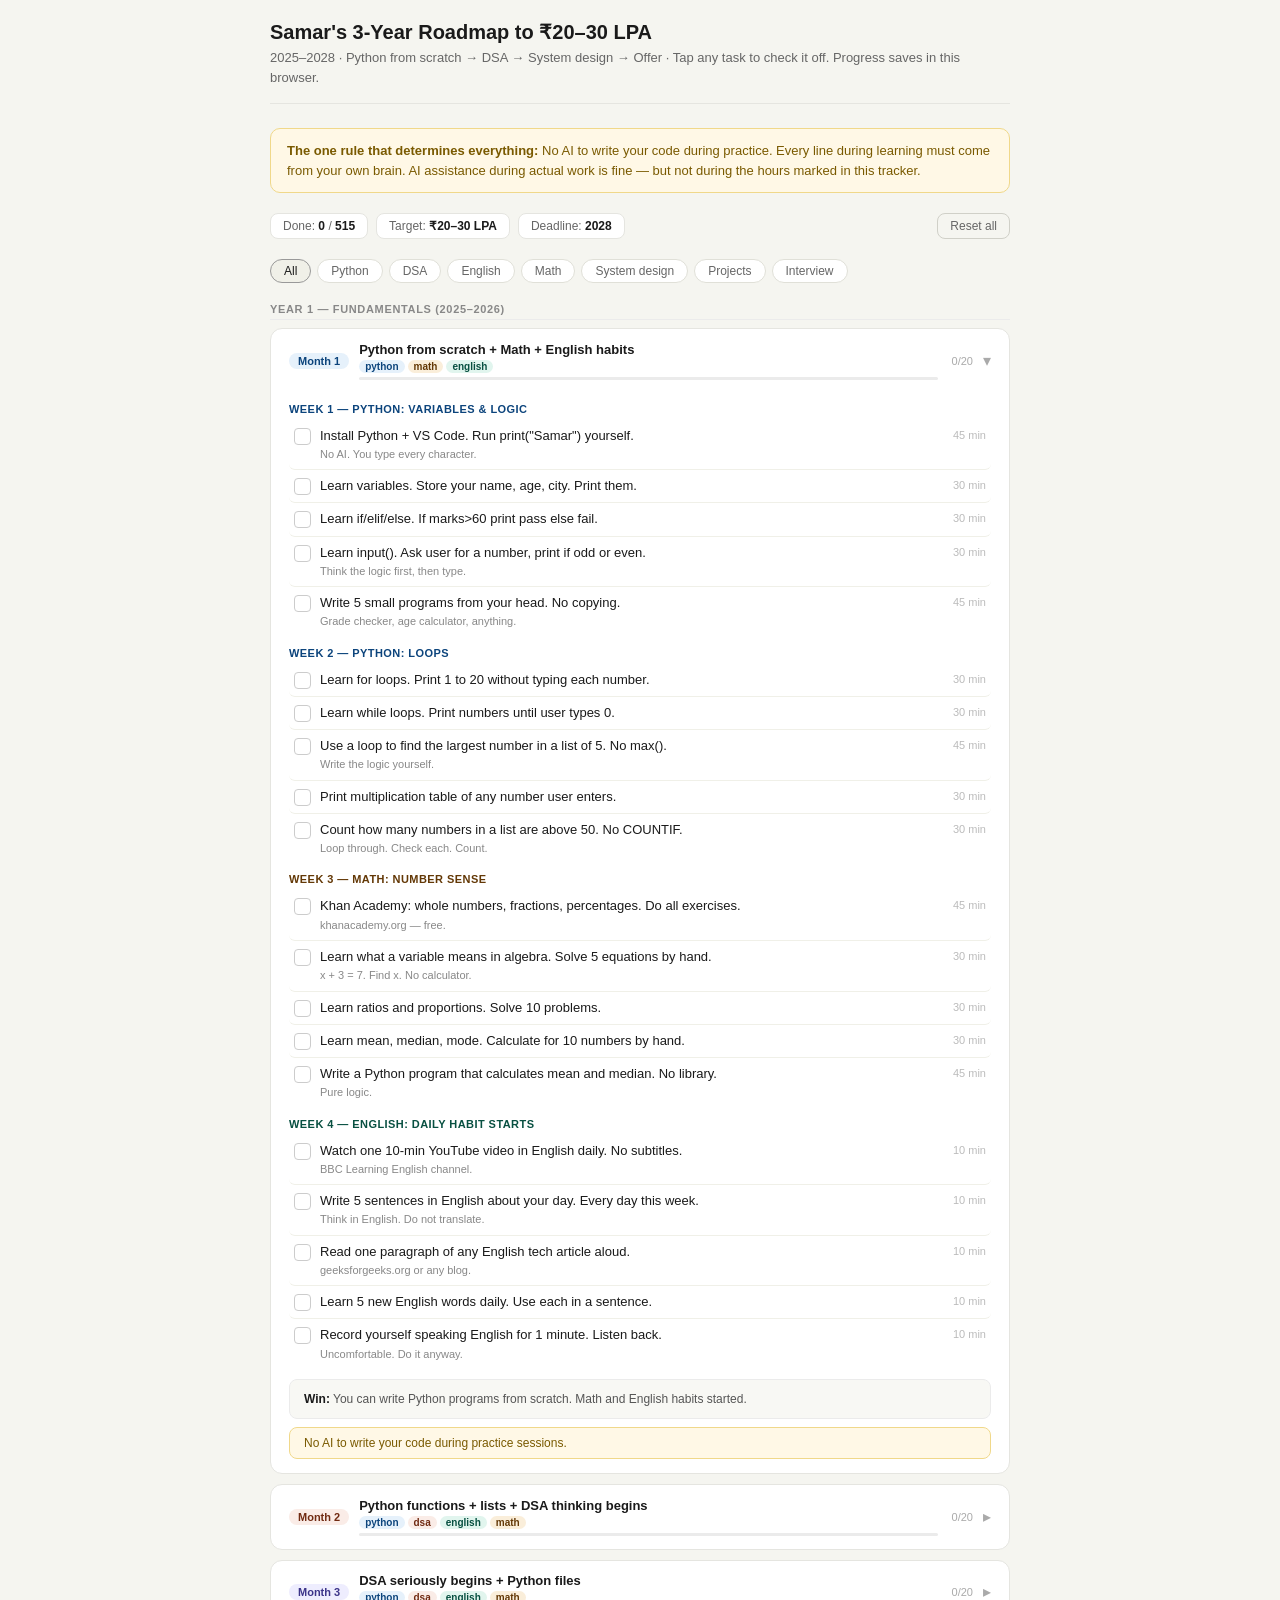
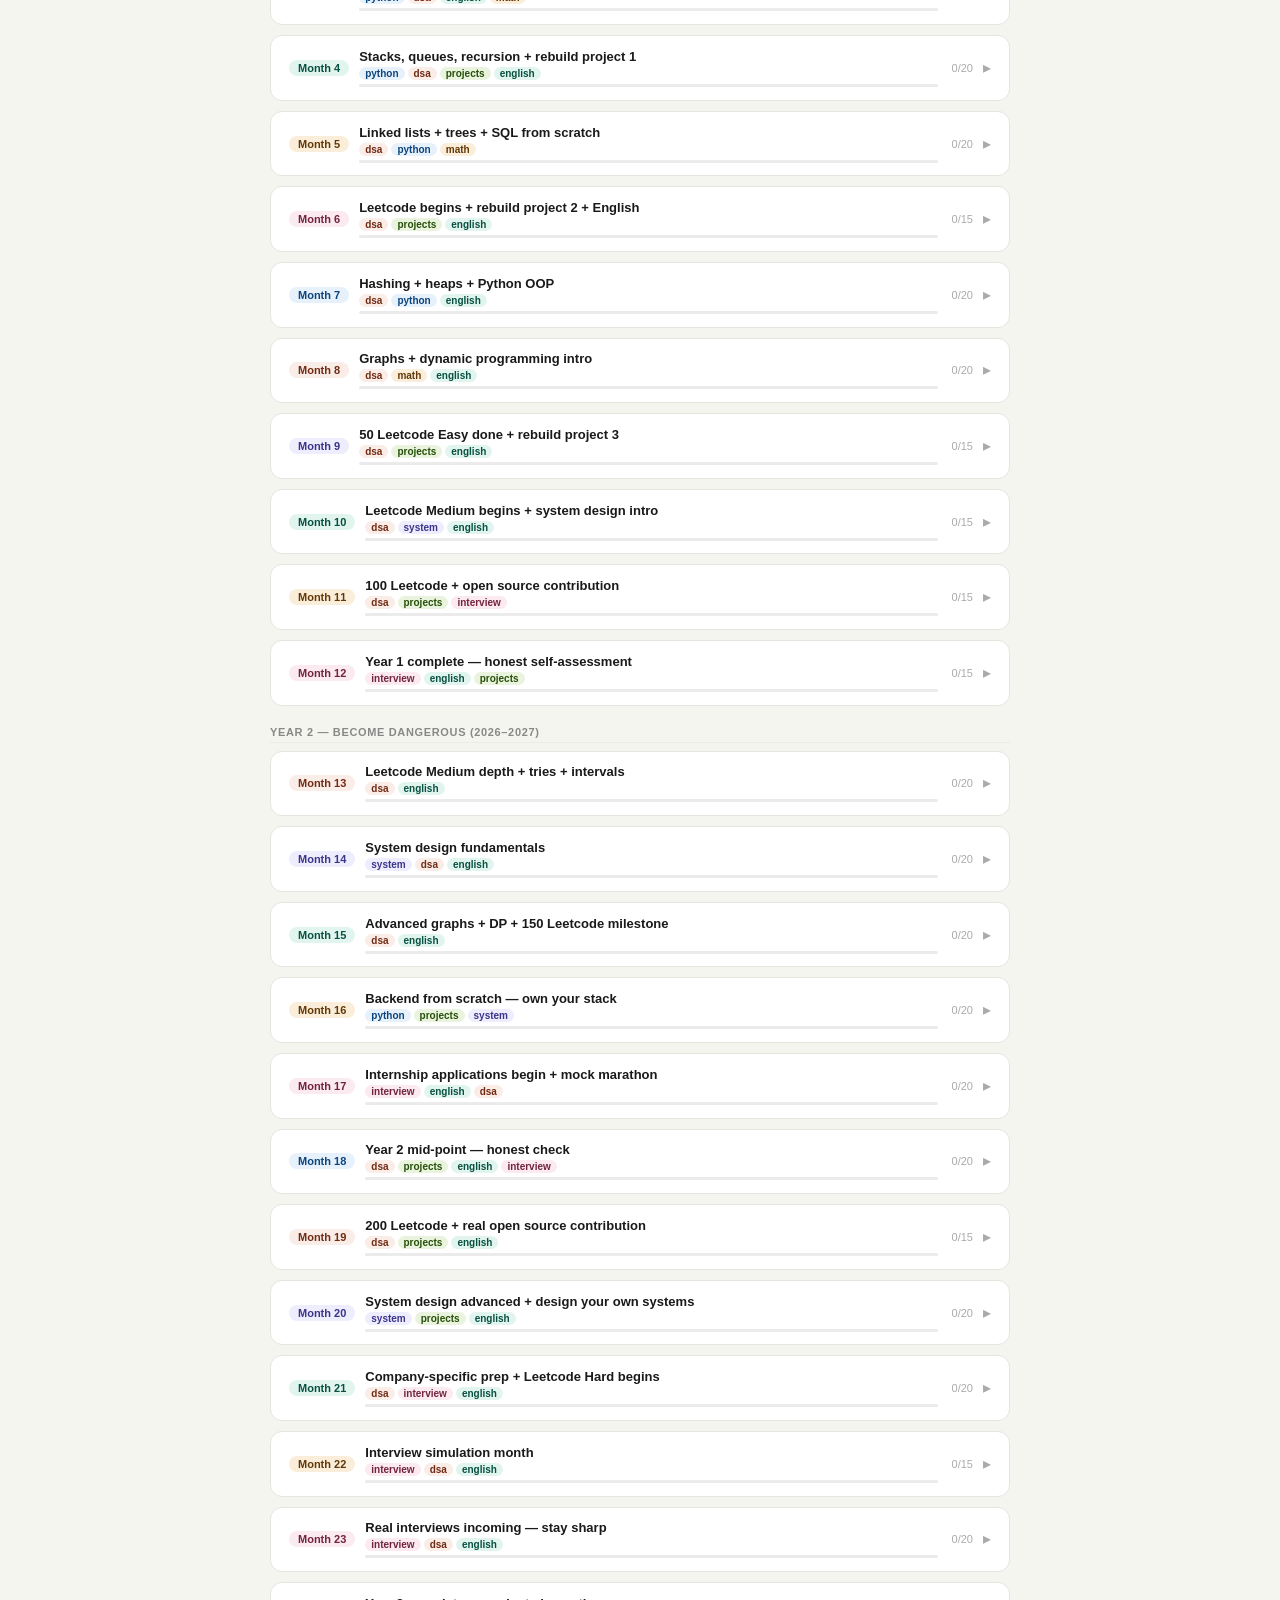
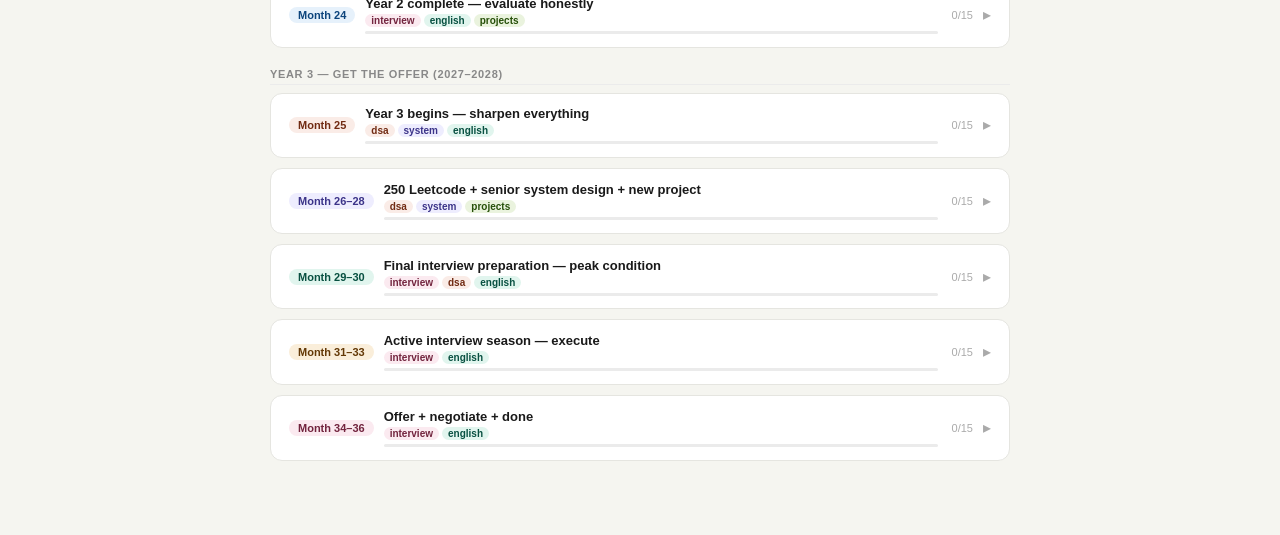
<file: samar-3year-roadmap.html>
<!DOCTYPE html>
<html lang="en">
<head>
<meta charset="UTF-8"/>
<meta name="viewport" content="width=device-width,initial-scale=1.0"/>
<title>Samar's 3-Year Roadmap — ₹20–30 LPA by 2028</title>
<style>
*{box-sizing:border-box;margin:0;padding:0;}
body{font-family:-apple-system,BlinkMacSystemFont,'Segoe UI',sans-serif;background:#f5f5f0;color:#1a1a1a;min-height:100vh;padding:1.25rem 1rem 4rem;}
.container{max-width:740px;margin:0 auto;}
.page-header{margin-bottom:1.5rem;padding-bottom:1rem;border-bottom:1px solid #e5e5e0;}
.page-header h1{font-size:20px;font-weight:600;margin-bottom:4px;}
.page-header p{font-size:13px;color:#666;line-height:1.5;}
.rule-banner{background:#fff8e6;border:1px solid #f0d88a;border-radius:10px;padding:.75rem 1rem;margin-bottom:1.25rem;font-size:13px;color:#7a5a00;line-height:1.5;}
.rule-banner strong{font-weight:600;}
.top-bar{display:flex;align-items:center;justify-content:space-between;margin-bottom:1.25rem;flex-wrap:wrap;gap:8px;}
.stats{display:flex;gap:8px;flex-wrap:wrap;}
.stat{background:#fff;border:1px solid #e5e5e0;border-radius:8px;padding:5px 12px;font-size:12px;color:#666;}
.stat b{font-weight:600;color:#1a1a1a;}
.reset-btn{font-size:12px;padding:5px 12px;cursor:pointer;border-radius:8px;border:1px solid #d0d0c8;background:transparent;color:#666;}
.reset-btn:hover{background:#f0f0e8;}
.skill-tabs{display:flex;gap:6px;flex-wrap:wrap;margin-bottom:1rem;}
.tab{font-size:12px;font-weight:500;padding:4px 13px;border-radius:20px;border:1px solid #e0e0d8;cursor:pointer;background:#fff;color:#666;}
.tab.active{color:#1a1a1a;border-color:#999;background:#f0f0e8;}
.tab:hover{background:#f5f5f0;}
.year-label{font-size:11px;font-weight:700;letter-spacing:.06em;color:#888;margin-bottom:.5rem;margin-top:1.25rem;padding-bottom:4px;border-bottom:1px solid #ebebeb;}
.month-card{background:#fff;border:1px solid #e5e5e0;border-radius:12px;margin-bottom:.625rem;overflow:hidden;}
.month-hdr{display:flex;align-items:center;gap:10px;padding:.8rem 1.125rem;cursor:pointer;user-select:none;}
.month-hdr:hover{background:#fafaf8;}
.mbadge{font-size:11px;font-weight:600;padding:2px 9px;border-radius:8px;white-space:nowrap;}
.mtitle-wrap{flex:1;min-width:0;}
.mtitle{font-size:13px;font-weight:600;color:#1a1a1a;}
.sbadges{display:flex;flex-wrap:wrap;gap:3px;margin-top:3px;}
.sbadge{font-size:10px;font-weight:600;padding:1px 6px;border-radius:8px;}
.ptrack{height:3px;background:#ebebeb;border-radius:2px;margin-top:4px;overflow:hidden;}
.pfill{height:100%;border-radius:2px;transition:width .3s;}
.mprog{font-size:11px;color:#aaa;white-space:nowrap;margin-left:4px;}
.chev{font-size:16px;color:#aaa;transition:transform .2s;line-height:1;}
.mbody{display:none;padding:0 1.125rem .875rem;}
.mbody.open{display:block;}
.wlabel{font-size:11px;font-weight:700;letter-spacing:.04em;padding-top:10px;margin-bottom:5px;text-transform:uppercase;}
.trow{display:flex;align-items:flex-start;gap:9px;padding:7px 5px;border-bottom:1px solid #f0f0e8;cursor:pointer;border-radius:6px;}
.trow:last-child{border-bottom:none;}
.trow:hover{background:#f8f8f4;}
.cbox{width:17px;height:17px;min-width:17px;border-radius:4px;border:1.5px solid #ccc;display:flex;align-items:center;justify-content:center;margin-top:1px;font-size:11px;color:transparent;transition:all .15s;}
.cbox.done{background:#16a34a;border-color:#16a34a;color:#fff;}
.tinfo{flex:1;min-width:0;}
.tname{font-size:13px;color:#1a1a1a;line-height:1.4;}
.tname.done{text-decoration:line-through;color:#aaa;}
.tsub{font-size:11px;color:#888;margin-top:2px;line-height:1.4;}
.ttime{font-size:11px;color:#bbb;white-space:nowrap;padding-top:2px;}
.win-box{background:#f8f8f4;border-radius:8px;padding:.625rem .875rem;margin-top:10px;font-size:12px;color:#555;line-height:1.5;border:1px solid #ebebeb;}
.win-box strong{font-weight:600;color:#1a1a1a;}
.rule-box{border:1px solid #f0d88a;background:#fff8e6;border-radius:8px;padding:.5rem .875rem;margin-top:8px;font-size:12px;color:#7a5a00;}
@media(max-width:480px){
  .month-hdr{padding:.75rem .875rem;}
  .mbody{padding:0 .875rem .75rem;}
}
</style>
</head>
<body>
<div class="container">

<div class="page-header">
  <h1>Samar's 3-Year Roadmap to ₹20–30 LPA</h1>
  <p>2025–2028 · Python from scratch → DSA → System design → Offer · Tap any task to check it off. Progress saves in this browser.</p>
</div>

<div class="rule-banner">
  <strong>The one rule that determines everything:</strong> No AI to write your code during practice. Every line during learning must come from your own brain. AI assistance during actual work is fine — but not during the hours marked in this tracker.
</div>

<div class="top-bar">
  <div class="stats">
    <div class="stat">Done: <b id="dc">0</b> / <b id="tc">0</b></div>
    <div class="stat">Target: <b>₹20–30 LPA</b></div>
    <div class="stat">Deadline: <b>2028</b></div>
  </div>
  <button class="reset-btn" onclick="resetAll()">Reset all</button>
</div>

<div class="skill-tabs">
  <button class="tab active" onclick="fs('all',this)">All</button>
  <button class="tab" onclick="fs('python',this)">Python</button>
  <button class="tab" onclick="fs('dsa',this)">DSA</button>
  <button class="tab" onclick="fs('english',this)">English</button>
  <button class="tab" onclick="fs('math',this)">Math</button>
  <button class="tab" onclick="fs('system',this)">System design</button>
  <button class="tab" onclick="fs('projects',this)">Projects</button>
  <button class="tab" onclick="fs('interview',this)">Interview</button>
</div>

<div id="tracker"></div>

</div>
<script>
const SC={
  python: {bg:'#E6F1FB',txt:'#0C447C',prog:'#185FA5'},
  dsa:    {bg:'#FAECE7',txt:'#712B13',prog:'#993C1D'},
  english:{bg:'#E1F5EE',txt:'#085041',prog:'#0F6E56'},
  math:   {bg:'#FAEEDA',txt:'#633806',prog:'#854F0B'},
  system: {bg:'#EEEDFE',txt:'#3C3489',prog:'#534AB7'},
  projects:{bg:'#EAF3DE',txt:'#27500A',prog:'#3B6D11'},
  interview:{bg:'#FBEAF0',txt:'#72243E',prog:'#993556'},
};

const RULE='No AI to write your code during practice sessions.';

const months=[
  {id:'m1',badge:'Month 1',title:'Python from scratch + Math + English habits',color:'#E6F1FB',txt:'#0C447C',prog:'#185FA5',skills:['python','math','english'],weeks:[
    {label:'Week 1 — Python: variables & logic',skill:'python',tasks:[
      {t:'Install Python + VS Code. Run print("Samar") yourself.',s:'No AI. You type every character.',time:'45 min'},
      {t:'Learn variables. Store your name, age, city. Print them.',s:'',time:'30 min'},
      {t:'Learn if/elif/else. If marks>60 print pass else fail.',s:'',time:'30 min'},
      {t:'Learn input(). Ask user for a number, print if odd or even.',s:'Think the logic first, then type.',time:'30 min'},
      {t:'Write 5 small programs from your head. No copying.',s:'Grade checker, age calculator, anything.',time:'45 min'},
    ]},
    {label:'Week 2 — Python: loops',skill:'python',tasks:[
      {t:'Learn for loops. Print 1 to 20 without typing each number.',s:'',time:'30 min'},
      {t:'Learn while loops. Print numbers until user types 0.',s:'',time:'30 min'},
      {t:'Use a loop to find the largest number in a list of 5. No max().',s:'Write the logic yourself.',time:'45 min'},
      {t:'Print multiplication table of any number user enters.',s:'',time:'30 min'},
      {t:'Count how many numbers in a list are above 50. No COUNTIF.',s:'Loop through. Check each. Count.',time:'30 min'},
    ]},
    {label:'Week 3 — Math: number sense',skill:'math',tasks:[
      {t:'Khan Academy: whole numbers, fractions, percentages. Do all exercises.',s:'khanacademy.org — free.',time:'45 min'},
      {t:'Learn what a variable means in algebra. Solve 5 equations by hand.',s:'x + 3 = 7. Find x. No calculator.',time:'30 min'},
      {t:'Learn ratios and proportions. Solve 10 problems.',s:'',time:'30 min'},
      {t:'Learn mean, median, mode. Calculate for 10 numbers by hand.',s:'',time:'30 min'},
      {t:'Write a Python program that calculates mean and median. No library.',s:'Pure logic.',time:'45 min'},
    ]},
    {label:'Week 4 — English: daily habit starts',skill:'english',tasks:[
      {t:'Watch one 10-min YouTube video in English daily. No subtitles.',s:'BBC Learning English channel.',time:'10 min'},
      {t:'Write 5 sentences in English about your day. Every day this week.',s:'Think in English. Do not translate.',time:'10 min'},
      {t:'Read one paragraph of any English tech article aloud.',s:'geeksforgeeks.org or any blog.',time:'10 min'},
      {t:'Learn 5 new English words daily. Use each in a sentence.',s:'',time:'10 min'},
      {t:'Record yourself speaking English for 1 minute. Listen back.',s:'Uncomfortable. Do it anyway.',time:'10 min'},
    ]},
  ],win:'You can write Python programs from scratch. Math and English habits started.',rule:RULE},

  {id:'m2',badge:'Month 2',title:'Python functions + lists + DSA thinking begins',color:'#FAECE7',txt:'#712B13',prog:'#993C1D',skills:['python','dsa','english','math'],weeks:[
    {label:'Week 5 — Python: functions & lists',skill:'python',tasks:[
      {t:'Learn functions. Write a function that takes two numbers and returns sum.',s:'def add(a, b): return a + b',time:'30 min'},
      {t:'Write a function that finds the largest number in a list. No max().',s:'',time:'45 min'},
      {t:'Learn lists: add, remove, access by index, loop through.',s:'',time:'30 min'},
      {t:'Write a function that removes duplicates from a list without set().',s:'Think how you would do it manually.',time:'45 min'},
      {t:'Write a function that reverses a list without .reverse().',s:'',time:'30 min'},
    ]},
    {label:'Week 6 — Python: strings & dictionaries',skill:'python',tasks:[
      {t:'Learn string operations: split, join, upper, lower, strip, replace.',s:'',time:'30 min'},
      {t:'Count how many times each word appears in a sentence. No Counter.',s:'Use a dictionary.',time:'45 min'},
      {t:'Store 5 agent names and their transaction counts in a dictionary.',s:'',time:'30 min'},
      {t:'Write a function that finds the agent with highest transactions.',s:'',time:'30 min'},
      {t:'Write a program that checks if a word is a palindrome.',s:'',time:'30 min'},
    ]},
    {label:'Week 7 — DSA: what it actually is',skill:'dsa',tasks:[
      {t:'Understand what an array/list is in memory. Read before coding.',s:'geeksforgeeks.org/array-data-structure',time:'30 min'},
      {t:'Implement linear search in Python from scratch.',s:'Loop through, check each element.',time:'30 min'},
      {t:'Understand time complexity intuitively. Why 10,000 agents makes manual check slow.',s:'',time:'30 min'},
      {t:'Implement binary search. Understand why list must be sorted first.',s:'',time:'45 min'},
      {t:'Compare both searches. How many steps each takes on 100 items.',s:'',time:'30 min'},
    ]},
    {label:'Week 8 — Math + English',skill:'math',tasks:[
      {t:'Khan Academy: intro to algebra unit. Complete all exercises.',s:'',time:'45 min'},
      {t:'Learn what a function is in math (y = 2x + 1). Plot 5 points by hand.',s:'',time:'30 min'},
      {t:'English: Speak for 2 minutes about what you learned this week. Record.',s:'',time:'15 min'},
      {t:'English: Write a paragraph explaining linear search in English.',s:'',time:'15 min'},
      {t:'Learn powers and logarithms basics. Why does log matter in DSA?',s:'',time:'30 min'},
    ]},
  ],win:'You can write functions, work with lists and dictionaries. You understand what DSA is.',rule:RULE},

  {id:'m3',badge:'Month 3',title:'DSA seriously begins + Python files',color:'#EEEDFE',txt:'#3C3489',prog:'#534AB7',skills:['python','dsa','english','math'],weeks:[
    {label:'Week 9 — Sorting algorithms',skill:'dsa',tasks:[
      {t:'Trace bubble sort by hand on paper. Then code it.',s:'5 numbers. Sort manually first.',time:'45 min'},
      {t:'Implement bubble sort in Python. No libraries.',s:'',time:'30 min'},
      {t:'Trace selection sort by hand. Then code it.',s:'',time:'45 min'},
      {t:'Trace insertion sort by hand. Then code it.',s:'',time:'45 min'},
      {t:'Compare all three on 10 numbers. Count their steps.',s:'',time:'30 min'},
    ]},
    {label:'Week 10 — Python: files & error handling',skill:'python',tasks:[
      {t:'Learn to read a .txt file line by line in Python.',s:'',time:'30 min'},
      {t:'Learn to write output to a file.',s:'',time:'20 min'},
      {t:'Learn try/except. Handle file not found error gracefully.',s:'',time:'30 min'},
      {t:'Read a CSV manually (no pandas). Split by comma. Print each row.',s:'',time:'45 min'},
      {t:'Read agent names + transactions from a file. Find top performer.',s:'',time:'45 min'},
    ]},
    {label:'Week 11 — Math: functions & graphs',skill:'math',tasks:[
      {t:'Khan Academy: functions unit. Complete all exercises.',s:'',time:'45 min'},
      {t:'Learn slope of a line. Calculate slope between 5 pairs of points.',s:'',time:'30 min'},
      {t:'Understand O(n) and O(n²) using graph intuition. Draw both curves.',s:'',time:'30 min'},
      {t:'Learn basic probability. If 3 of 10 agents fail, what is the probability?',s:'',time:'30 min'},
      {t:'Simulate rolling a dice 1000 times in Python. Count each outcome.',s:'',time:'30 min'},
    ]},
    {label:'Week 12 — English push',skill:'english',tasks:[
      {t:'Watch one English movie or show episode with English subtitles.',s:'English audio, English subs. Not Hindi dub.',time:'45 min'},
      {t:'Summarize what you watched in 5 English sentences.',s:'',time:'15 min'},
      {t:'Read one full English article from BBC. Understand every sentence.',s:'',time:'20 min'},
      {t:'Explain sorting algorithms in English for 3 minutes. Record it.',s:'',time:'15 min'},
      {t:'Write an email in English to an imaginary interviewer introducing yourself.',s:'',time:'20 min'},
    ]},
  ],win:'You can implement 3 sorting algorithms, read/write files, explain concepts in English.',rule:RULE},

  {id:'m4',badge:'Month 4',title:'Stacks, queues, recursion + rebuild project 1',color:'#E1F5EE',txt:'#085041',prog:'#0F6E56',skills:['python','dsa','projects','english'],weeks:[
    {label:'Week 13 — Stacks & queues',skill:'dsa',tasks:[
      {t:'Understand a stack. Implement using a Python list.',s:'push = append, pop = pop.',time:'45 min'},
      {t:'Solve: check if brackets are balanced using a stack.',s:'',time:'45 min'},
      {t:'Understand a queue. Implement using a Python list.',s:'',time:'30 min'},
      {t:'Stack vs queue: when to use each. Write real-life examples.',s:'',time:'20 min'},
      {t:'Solve 2 Leetcode Easy problems using stack or queue.',s:'leetcode.com — filter by Stack, Easy.',time:'45 min'},
    ]},
    {label:'Week 14 — Recursion',skill:'dsa',tasks:[
      {t:'Understand recursion with factorial. Trace the call stack on paper.',s:'Do not code until you can trace by hand.',time:'30 min'},
      {t:'Implement factorial recursively. Then fibonacci.',s:'',time:'30 min'},
      {t:'Understand the base case. Let it crash without one. See the error.',s:'',time:'20 min'},
      {t:'Solve: reverse a string using recursion.',s:'',time:'30 min'},
      {t:'Solve: power function using recursion. x to the power n.',s:'',time:'30 min'},
    ]},
    {label:'Week 15 — Rebuild project 1',skill:'projects',tasks:[
      {t:'Open your Staff Attendance Manager. Read every file without AI.',s:'Understand what each file does. Take notes.',time:'60 min'},
      {t:'Write in plain English what the authentication logic does.',s:'If you cannot explain it, you do not own it.',time:'30 min'},
      {t:'Rebuild the user login from scratch in Python.',s:'Username + password stored in a file. Check it.',time:'60 min'},
      {t:'Add a session concept manually: store logged-in user in a variable.',s:'',time:'30 min'},
      {t:'Write a README for this rebuilt version in your own words.',s:'',time:'30 min'},
    ]},
    {label:'Week 16 — English: technical speaking',skill:'english',tasks:[
      {t:'Explain recursion in English out loud for 2 minutes. Record it.',s:'',time:'15 min'},
      {t:'Read one page of Clean Code in English. Summarize aloud.',s:'PDF available free online.',time:'20 min'},
      {t:'Practice "Tell me about yourself" in English. 90 seconds.',s:'Prepare it. Practice 5 times.',time:'20 min'},
      {t:'Write a LinkedIn post in English about what you built this month.',s:'Real post. Publish it.',time:'20 min'},
      {t:'Find one English-speaking developer on Twitter/X. Read their content daily.',s:'',time:'5 min'},
    ]},
  ],win:'You understand recursion, stacks, queues. You partially own one of your projects.',rule:RULE},

  {id:'m5',badge:'Month 5',title:'Linked lists + trees + SQL from scratch',color:'#FAEEDA',txt:'#633806',prog:'#854F0B',skills:['dsa','python','math'],weeks:[
    {label:'Week 17 — Linked lists',skill:'dsa',tasks:[
      {t:'Understand a linked list. Draw it on paper. Node has value + pointer.',s:'',time:'30 min'},
      {t:'Implement a singly linked list: Node class + LinkedList class.',s:'insert, delete, print. No libraries.',time:'60 min'},
      {t:'Traverse a linked list and find its length without .length.',s:'',time:'30 min'},
      {t:'Reverse a linked list. Trace on paper first.',s:'',time:'45 min'},
      {t:'Detect a cycle in a linked list. Understand Floyd\'s algorithm.',s:'',time:'30 min'},
    ]},
    {label:'Week 18 — Trees',skill:'dsa',tasks:[
      {t:'Understand binary trees. Draw examples on paper.',s:'',time:'30 min'},
      {t:'Implement a binary tree with insert and inorder traversal.',s:'',time:'60 min'},
      {t:'Understand BFS vs DFS on a tree. Trace both by hand.',s:'',time:'45 min'},
      {t:'Find the height of a binary tree using recursion.',s:'',time:'30 min'},
      {t:'Solve 2 Leetcode Easy tree problems without AI.',s:'',time:'45 min'},
    ]},
    {label:'Week 19 — SQL from scratch',skill:'python',tasks:[
      {t:'Use SQLite — it comes with Python. No extra install.',s:'',time:'15 min'},
      {t:'Create a database with agents table: id, name, transactions.',s:'Write the SQL by hand.',time:'30 min'},
      {t:'INSERT 10 rows. SELECT all. SELECT where transactions > 50.',s:'',time:'30 min'},
      {t:'Write a JOIN between agents and transactions tables.',s:'',time:'45 min'},
      {t:'Write GROUP BY query to find total transactions per agent.',s:'',time:'30 min'},
    ]},
    {label:'Week 20 — Math: statistics',skill:'math',tasks:[
      {t:'Learn variance and standard deviation. Calculate by hand for 5 numbers.',s:'',time:'30 min'},
      {t:'Learn what a normal distribution is intuitively.',s:'Khan Academy: statistics unit.',time:'30 min'},
      {t:'Learn correlation. Does more training mean more transactions?',s:'',time:'30 min'},
      {t:'Write Python: calculate standard deviation without any library.',s:'',time:'45 min'},
      {t:'Learn basic probability: AND, OR, NOT. Solve 10 problems.',s:'',time:'30 min'},
    ]},
  ],win:'You understand linked lists, trees, and can write real SQL from scratch.',rule:RULE},

  {id:'m6',badge:'Month 6',title:'Leetcode begins + rebuild project 2 + English',color:'#FBEAF0',txt:'#72243E',prog:'#993556',skills:['dsa','projects','english'],weeks:[
    {label:'Week 21–22 — First 25 Leetcode Easy',skill:'dsa',tasks:[
      {t:'Solve Leetcode #1 Two Sum. Think before coding.',s:'',time:'45 min'},
      {t:'Solve Leetcode #9 Palindrome Number.',s:'',time:'30 min'},
      {t:'Solve Leetcode #20 Valid Parentheses using stack.',s:'',time:'30 min'},
      {t:'Solve Leetcode #53 Maximum Subarray.',s:'',time:'45 min'},
      {t:'Solve 21 more Easy problems. Track every one in a notebook.',s:'Total: 25 Leetcode Easy by end of month.',time:''},
    ]},
    {label:'Week 23 — Rebuild project 2',skill:'projects',tasks:[
      {t:'Open BC Performance System. Read the commission engine logic.',s:'Understand what each CSV column means.',time:'60 min'},
      {t:'Rebuild the TDS 2% calculation in pure Python. No framework.',s:'Input: amount. Output: amount after TDS.',time:'30 min'},
      {t:'Rebuild the CSV parser in Python without any library.',s:'Read file, split by comma, extract columns.',time:'60 min'},
      {t:'Write unit tests for your TDS calculator. Handle edge cases.',s:'0, negative, string inputs.',time:'30 min'},
      {t:'Document every function. Explain the why, not just the what.',s:'',time:'30 min'},
    ]},
    {label:'Week 24 — English interview prep',skill:'english',tasks:[
      {t:'"Tell me about yourself" in English. 2 minutes. Record.',s:'',time:'15 min'},
      {t:'"What is a linked list?" in English without notes.',s:'',time:'10 min'},
      {t:'"Describe a project you built." Use BC Performance System.',s:'Speak slowly. Clearly.',time:'15 min'},
      {t:'Write answers to 3 HR questions. Strength, weakness, why this company.',s:'',time:'20 min'},
      {t:'Find a peer for a mock English conversation. Pramp.com is free.',s:'',time:'30 min'},
    ]},
  ],win:'25 Leetcode Easy solved. Two projects partially owned. English interview answers ready.',rule:RULE},

  {id:'m7',badge:'Month 7',title:'Hashing + heaps + Python OOP',color:'#E6F1FB',txt:'#0C447C',prog:'#185FA5',skills:['dsa','python','english'],weeks:[
    {label:'Week 25 — Hashing',skill:'dsa',tasks:[
      {t:'Understand a hash table and why it is O(1) average lookup.',s:'',time:'30 min'},
      {t:'Implement a basic hash map in Python from scratch. No dict.',s:'',time:'60 min'},
      {t:'Solve Leetcode #242 Valid Anagram.',s:'',time:'30 min'},
      {t:'Solve Leetcode #217 Contains Duplicate.',s:'',time:'20 min'},
      {t:'Solve Leetcode #383 Ransom Note.',s:'',time:'20 min'},
    ]},
    {label:'Week 26 — Heaps',skill:'dsa',tasks:[
      {t:'Understand min-heap vs max-heap.',s:'',time:'30 min'},
      {t:'Use Python heapq module to find top 3 agents by transactions.',s:'',time:'30 min'},
      {t:'Understand why heap gives O(log n) insert vs O(n) for sorted list.',s:'',time:'20 min'},
      {t:'Solve Leetcode #703 Kth Largest Element in a Stream.',s:'',time:'45 min'},
      {t:'Solve Leetcode #1046 Last Stone Weight.',s:'',time:'30 min'},
    ]},
    {label:'Week 27 — Python OOP',skill:'python',tasks:[
      {t:'Learn classes. Create a BankAccount class with deposit and withdraw.',s:'',time:'45 min'},
      {t:'Learn inheritance. SavingsAccount extends BankAccount.',s:'',time:'30 min'},
      {t:'Understand encapsulation. Make balance private. Change via methods only.',s:'',time:'30 min'},
      {t:'Rebuild your Agent class from BC System using proper OOP.',s:'',time:'45 min'},
      {t:'Write a simple unittest for your Agent class.',s:'',time:'30 min'},
    ]},
    {label:'Week 28 — English',skill:'english',tasks:[
      {t:'Speak English for 5 minutes every morning. Record daily.',s:'',time:'10 min'},
      {t:'Watch one English developer conference talk on YouTube.',s:'Google I/O, PyCon, anything technical.',time:'30 min'},
      {t:'Practice explaining OOP in English. Record 3-minute video.',s:'',time:'15 min'},
      {t:'Write a cold email in English to a developer you respect.',s:'Do not have to send it. Just write it well.',time:'20 min'},
      {t:'Read 2 pages of an English tech book daily.',s:'',time:'15 min'},
    ]},
  ],win:'You understand hashing, heaps, and can write OOP Python properly.',rule:RULE},

  {id:'m8',badge:'Month 8',title:'Graphs + dynamic programming intro',color:'#FAECE7',txt:'#712B13',prog:'#993C1D',skills:['dsa','math','english'],weeks:[
    {label:'Week 29 — Graphs basics',skill:'dsa',tasks:[
      {t:'Understand nodes + edges. Directed vs undirected. Draw 5 real-life examples.',s:'',time:'30 min'},
      {t:'Implement a graph using adjacency list in Python.',s:'',time:'45 min'},
      {t:'Implement BFS on a graph.',s:'',time:'45 min'},
      {t:'Implement DFS on a graph.',s:'',time:'30 min'},
      {t:'Solve Leetcode #200 Number of Islands.',s:'',time:'45 min'},
    ]},
    {label:'Week 30 — Graphs continued',skill:'dsa',tasks:[
      {t:'Solve Leetcode #133 Clone Graph.',s:'',time:'45 min'},
      {t:'Solve Leetcode #207 Course Schedule. Detect cycle.',s:'',time:'60 min'},
      {t:'Understand Dijkstra\'s shortest path algorithm conceptually.',s:'',time:'30 min'},
      {t:'Write out BFS and DFS from memory without notes.',s:'If you cannot, practice more.',time:'30 min'},
      {t:'Solve one more graph problem of your choice.',s:'',time:'45 min'},
    ]},
    {label:'Week 31 — Dynamic programming intro',skill:'dsa',tasks:[
      {t:'Memoization: Fibonacci with memo vs without. Compare steps.',s:'',time:'45 min'},
      {t:'Bottom-up DP: Fibonacci iteratively with a table.',s:'',time:'30 min'},
      {t:'Solve Leetcode #70 Climbing Stairs using DP.',s:'',time:'30 min'},
      {t:'Solve Leetcode #198 House Robber.',s:'',time:'45 min'},
      {t:'Write the DP table for each problem by hand.',s:'If you cannot, you do not understand it.',time:''},
    ]},
    {label:'Week 32 — Math for interviews',skill:'math',tasks:[
      {t:'Learn modular arithmetic.',s:'',time:'30 min'},
      {t:'Learn bit manipulation basics: AND, OR, XOR, shifts.',s:'',time:'30 min'},
      {t:'Solve Leetcode #191 Number of 1 Bits.',s:'',time:'20 min'},
      {t:'Learn combinatorics: permutations and combinations.',s:'',time:'30 min'},
      {t:'English: Explain dynamic programming out loud for 2 minutes.',s:'',time:'15 min'},
    ]},
  ],win:'You can solve graph problems and understand DP. These appear in every product company interview.',rule:RULE},

  {id:'m9',badge:'Month 9',title:'50 Leetcode Easy done + rebuild project 3',color:'#EEEDFE',txt:'#3C3489',prog:'#534AB7',skills:['dsa','projects','english'],weeks:[
    {label:'Week 33–34 — Leetcode sprint to 50',skill:'dsa',tasks:[
      {t:'Solve 10 new Easy problems. Any topic. Track every problem.',s:'',time:'60 min/day'},
      {t:'Write your thought process in English before coding each one.',s:'This trains interview communication.',time:'15 min/problem'},
      {t:'Re-solve problems you struggled with. From memory.',s:'',time:'30 min'},
      {t:'Time yourself. Aim for Easy problems in under 20 minutes.',s:'',time:''},
      {t:'Milestone: 50 Leetcode Easy done. This is your foundation.',s:'',time:''},
    ]},
    {label:'Week 35 — Rebuild BC System core',skill:'projects',tasks:[
      {t:'Rebuild the agent data model in Python using OOP.',s:'',time:'60 min'},
      {t:'Rebuild the commission calculation logic in pure Python.',s:'No Supabase. No framework. Raw logic.',time:'60 min'},
      {t:'Write a CSV importer: read agent data, create Agent objects.',s:'',time:'45 min'},
      {t:'Write unit tests for commission calculation.',s:'',time:'30 min'},
      {t:'Push Python version to GitHub with your own README.',s:'',time:'20 min'},
    ]},
    {label:'Week 36 — Communication + GitHub',skill:'english',tasks:[
      {t:'Record a 5-minute video explaining your rebuilt BC system in English.',s:'Like a demo. Natural, not scripted.',time:'30 min'},
      {t:'Write a detailed GitHub README in English. Problem, solution, what you learned.',s:'',time:'30 min'},
      {t:'Answer mock interview questions on video: DSA + project + behavioral.',s:'',time:'30 min'},
      {t:'Post a LinkedIn update about completing 50 Leetcode problems.',s:'Short, honest, in English.',time:'15 min'},
      {t:'Read your README aloud. Does it sound professional?',s:'',time:'15 min'},
    ]},
  ],win:'50 Leetcode Easy done. BC System rebuilt in Python. You own it now.',rule:RULE},

  {id:'m10',badge:'Month 10',title:'Leetcode Medium begins + system design intro',color:'#E1F5EE',txt:'#085041',prog:'#0F6E56',skills:['dsa','system','english'],weeks:[
    {label:'Week 37–38 — Leetcode Medium: sliding window & two pointers',skill:'dsa',tasks:[
      {t:'Learn sliding window. Solve #3 Longest Substring Without Repeating.',s:'',time:'60 min'},
      {t:'Solve #424 Longest Repeating Character Replacement.',s:'',time:'45 min'},
      {t:'Learn two pointer. Solve #167 Two Sum II.',s:'',time:'30 min'},
      {t:'Solve #15 Three Sum.',s:'',time:'60 min'},
      {t:'Solve #11 Container With Most Water.',s:'',time:'45 min'},
    ]},
    {label:'Week 39 — System design basics',skill:'system',tasks:[
      {t:'What happens when you type google.com? Every step.',s:'',time:'30 min'},
      {t:'Learn what a database index is. Why it speeds up queries.',s:'',time:'30 min'},
      {t:'Learn what caching is. Redis concept. When would you use it?',s:'',time:'30 min'},
      {t:'Learn what a REST API is from first principles.',s:'',time:'30 min'},
      {t:'Draw your BC System architecture from memory. Label every component.',s:'',time:'30 min'},
    ]},
    {label:'Week 40 — English: technical interview',skill:'english',tasks:[
      {t:'Do a full mock interview on Pramp.com in English.',s:'',time:'60 min'},
      {t:'Practice explaining a Medium Leetcode solution in English clearly.',s:'',time:'20 min'},
      {t:'Write answers to 10 behavioral questions in STAR format.',s:'',time:'30 min'},
      {t:'Read answers aloud until they sound natural, not memorized.',s:'',time:'20 min'},
      {t:'Record a mock system design explanation for your BC System.',s:'',time:'20 min'},
    ]},
  ],win:'You can solve Leetcode Medium problems. System design basics understood.',rule:''},

  {id:'m11',badge:'Month 11',title:'100 Leetcode + open source contribution',color:'#FAEEDA',txt:'#633806',prog:'#854F0B',skills:['dsa','projects','interview'],weeks:[
    {label:'Week 41–42 — Leetcode Medium sprint',skill:'dsa',tasks:[
      {t:'Solve 10 more Medium problems. Focus on binary search and trees.',s:'',time:'60 min/day'},
      {t:'Solve #98 Validate Binary Search Tree.',s:'',time:'45 min'},
      {t:'Solve #102 Binary Tree Level Order Traversal.',s:'',time:'45 min'},
      {t:'Solve #33 Search in Rotated Sorted Array.',s:'',time:'45 min'},
      {t:'Milestone: 100 Leetcode problems. Most candidates stop at 30.',s:'',time:''},
    ]},
    {label:'Week 43 — Open source',skill:'projects',tasks:[
      {t:'Find a small Python or JS project with "good first issue" label.',s:'',time:'30 min'},
      {t:'Read the codebase. Understand it without AI.',s:'',time:'60 min'},
      {t:'Fix one small bug or add one small feature.',s:'Even a documentation fix counts.',time:'60 min'},
      {t:'Submit a pull request.',s:'',time:'20 min'},
      {t:'Write about your contribution on LinkedIn in English.',s:'',time:'15 min'},
    ]},
    {label:'Week 44 — Mock interviews',skill:'interview',tasks:[
      {t:'Do 2 full mock technical interviews on Pramp or Interviewing.io.',s:'',time:'60 min each'},
      {t:'Write down every question you struggled with after each mock.',s:'',time:'20 min'},
      {t:'Re-study every weak area identified.',s:'',time:'45 min'},
      {t:'Research 10 companies you want to apply to. Understand their stack.',s:'',time:'30 min'},
      {t:'Practice behavioral answers until natural in English.',s:'',time:'20 min'},
    ]},
  ],win:'100 Leetcode problems. First open source contribution. Mock interviews established.',rule:''},

  {id:'m12',badge:'Month 12',title:'Year 1 complete — honest self-assessment',color:'#FBEAF0',txt:'#72243E',prog:'#993556',skills:['interview','english','projects'],weeks:[
    {label:'Week 45–46 — Consolidation',skill:'dsa',tasks:[
      {t:'Re-solve your 10 hardest Leetcode problems without looking at solutions.',s:'',time:'60 min'},
      {t:'Write a cheat sheet of every DSA pattern you know.',s:'',time:'30 min'},
      {t:'Identify your 3 weakest topics. Plan to fix them in Year 2.',s:'',time:'20 min'},
      {t:'Review every project you rebuilt. Can you explain every line?',s:'',time:'60 min'},
      {t:'Write honestly: what can you build from scratch without AI today?',s:'',time:'20 min'},
    ]},
    {label:'Week 47 — Resume + LinkedIn',skill:'interview',tasks:[
      {t:'Rewrite your resume. Only include projects you can fully defend.',s:'Remove or downgrade AI-assisted ones.',time:'45 min'},
      {t:'Add rebuilt Python projects prominently.',s:'',time:'20 min'},
      {t:'Update LinkedIn with contributions, Leetcode progress, projects.',s:'',time:'20 min'},
      {t:'Get a senior developer to review your resume.',s:'',time:'30 min'},
      {t:'Write your personal pitch in English. 90 seconds. Memorize it.',s:'',time:'20 min'},
    ]},
    {label:'Week 48 — Year 1 review',skill:'english',tasks:[
      {t:'Record 10-minute video in English: what you learned, what changed, what is next.',s:'No script. Speak freely.',time:'20 min'},
      {t:'Do one final mock interview covering DSA + projects + behavioral.',s:'',time:'60 min'},
      {t:'Write a LinkedIn post about your Year 1 journey. Honest and specific.',s:'',time:'20 min'},
      {t:'Set Year 2 targets: Leetcode count, companies, internship applications.',s:'',time:'30 min'},
      {t:'You are no longer starting from zero. You have a foundation.',s:'Year 2 is where you become dangerous.',time:''},
    ]},
  ],win:'Year 1 done. 100+ Leetcode. 3 rebuilt projects you own. English usable. Foundation real.',rule:''},

  {id:'m13',badge:'Month 13',title:'Leetcode Medium depth + tries + intervals',color:'#FAECE7',txt:'#712B13',prog:'#993C1D',skills:['dsa','english'],weeks:[
    {label:'Week 1 — Tries',skill:'dsa',tasks:[
      {t:'Understand what a Trie is. Draw one for: cat, car, card.',s:'',time:'30 min'},
      {t:'Implement a Trie: insert, search, startsWith. No libraries.',s:'',time:'60 min'},
      {t:'Solve Leetcode #208 Implement Trie.',s:'',time:'45 min'},
      {t:'Solve Leetcode #211 Design Add and Search Words.',s:'',time:'45 min'},
      {t:'Solve Leetcode #212 Word Search II. Attempt even if not finished.',s:'',time:'60 min'},
    ]},
    {label:'Week 2 — Intervals',skill:'dsa',tasks:[
      {t:'Understand merge intervals. Draw the pattern on paper first.',s:'',time:'30 min'},
      {t:'Solve Leetcode #56 Merge Intervals.',s:'',time:'45 min'},
      {t:'Solve Leetcode #57 Insert Interval.',s:'',time:'45 min'},
      {t:'Solve Leetcode #252 Meeting Rooms.',s:'',time:'30 min'},
      {t:'Solve Leetcode #253 Meeting Rooms II.',s:'',time:'45 min'},
    ]},
    {label:'Week 3 — DP patterns',skill:'dsa',tasks:[
      {t:'Solve Leetcode #322 Coin Change. Trace the DP table by hand.',s:'',time:'60 min'},
      {t:'Solve Leetcode #139 Word Break.',s:'',time:'45 min'},
      {t:'Solve Leetcode #300 Longest Increasing Subsequence.',s:'',time:'45 min'},
      {t:'Solve Leetcode #1143 Longest Common Subsequence.',s:'',time:'45 min'},
      {t:'Write the DP table by hand for each problem.',s:'',time:'20 min each'},
    ]},
    {label:'Week 4 — English daily output',skill:'english',tasks:[
      {t:'Speak English for 10 minutes every morning. No preparation.',s:'',time:'10 min'},
      {t:'Write a technical blog post in English: explain one DSA concept.',s:'Publish on dev.to or Medium.',time:'45 min'},
      {t:'Do one mock interview on Pramp entirely in English.',s:'',time:'60 min'},
      {t:'Watch one English show episode without subtitles.',s:'',time:'30 min'},
      {t:'Record yourself explaining Trie in English for 3 minutes.',s:'',time:'15 min'},
    ]},
  ],win:'You know tries, intervals, 4 DP patterns. 120+ Leetcode total.',rule:'When stuck for 30 min: read hint only. Not the full solution.'},

  {id:'m14',badge:'Month 14',title:'System design fundamentals',color:'#EEEDFE',txt:'#3C3489',prog:'#534AB7',skills:['system','dsa','english'],weeks:[
    {label:'Week 1 — How the internet works',skill:'system',tasks:[
      {t:'Understand DNS. What happens between typing a URL and seeing a page.',s:'',time:'30 min'},
      {t:'Understand TCP vs UDP. When would you use each?',s:'',time:'30 min'},
      {t:'Understand HTTP vs HTTPS. What does TLS actually do?',s:'',time:'30 min'},
      {t:'Understand what a load balancer does and why it exists.',s:'',time:'30 min'},
      {t:'Draw the full request lifecycle of your BC System. Every hop.',s:'',time:'30 min'},
    ]},
    {label:'Week 2 — Databases at scale',skill:'system',tasks:[
      {t:'Vertical vs horizontal scaling. When does each fail?',s:'',time:'30 min'},
      {t:'Database indexing deeply. B-tree index. How it works internally.',s:'',time:'45 min'},
      {t:'Sharding. What problem does it solve? What does it break?',s:'',time:'30 min'},
      {t:'Replication. Primary-replica. What happens on primary failure?',s:'',time:'30 min'},
      {t:'CAP theorem at a conceptual level.',s:'Real intuition. Not exam answer.',time:'30 min'},
    ]},
    {label:'Week 3 — Caching & queues',skill:'system',tasks:[
      {t:'Redis and when to use a cache.',s:'',time:'30 min'},
      {t:'Cache eviction policies: LRU, LFU.',s:'',time:'30 min'},
      {t:'Solve Leetcode #146 LRU Cache from scratch.',s:'Classic system design coded problem.',time:'60 min'},
      {t:'Message queues. What problem does Kafka solve?',s:'',time:'30 min'},
      {t:'Async processing vs synchronous. Connect to your BC commission engine.',s:'',time:'20 min'},
    ]},
    {label:'Week 4 — Design a real system',skill:'system',tasks:[
      {t:'Design a URL shortener. DB schema, API, caching, scale.',s:'',time:'60 min'},
      {t:'Design a notification system for BC agents.',s:'Your domain. Use it.',time:'45 min'},
      {t:'Read Grokking System Design ch 1–3. Free on GitHub.',s:'',time:'45 min'},
      {t:'Explain your URL shortener design out loud for 5 minutes. Record.',s:'',time:'15 min'},
      {t:'Watch one system design YouTube video. Take notes in English.',s:'Gaurav Sen or ByteByteGo.',time:'30 min'},
    ]},
  ],win:'You can discuss system design in an interview without freezing.',rule:''},

  {id:'m15',badge:'Month 15',title:'Advanced graphs + DP + 150 Leetcode milestone',color:'#E1F5EE',txt:'#085041',prog:'#0F6E56',skills:['dsa','english'],weeks:[
    {label:'Week 1 — Advanced graphs',skill:'dsa',tasks:[
      {t:'Topological sort. Implement using DFS and Kahn\'s algorithm.',s:'',time:'60 min'},
      {t:'Solve Leetcode #207 Course Schedule.',s:'',time:'45 min'},
      {t:'Solve Leetcode #210 Course Schedule II.',s:'',time:'45 min'},
      {t:'Implement Dijkstra\'s algorithm fully.',s:'',time:'60 min'},
      {t:'Solve Leetcode #743 Network Delay Time.',s:'',time:'45 min'},
    ]},
    {label:'Week 2 — Advanced DP',skill:'dsa',tasks:[
      {t:'2D DP. Solve Leetcode #62 Unique Paths.',s:'',time:'45 min'},
      {t:'Solve Leetcode #64 Minimum Path Sum.',s:'',time:'30 min'},
      {t:'Solve Leetcode #72 Edit Distance.',s:'',time:'60 min'},
      {t:'Solve Leetcode #312 Burst Balloons.',s:'',time:'60 min'},
      {t:'Write DP table by hand for each problem before coding.',s:'',time:''},
    ]},
    {label:'Week 3 — Leetcode sprint to 150',skill:'dsa',tasks:[
      {t:'Solve 10 mixed Medium problems. Time yourself at 25 min each.',s:'',time:''},
      {t:'Review every category. Which are still slow?',s:'',time:'30 min'},
      {t:'Focus 2 days on your weakest category.',s:'',time:'60 min/day'},
      {t:'Milestone: 150 Leetcode problems solved.',s:'',time:''},
      {t:'Write your pattern sheet. One page. Every pattern you know.',s:'',time:'30 min'},
    ]},
    {label:'Week 4 — Communication upgrade',skill:'english',tasks:[
      {t:'Do 2 mock interviews this week. Both in English. Both on video.',s:'',time:'60 min each'},
      {t:'Write a second technical blog post in English.',s:'',time:'45 min'},
      {t:'Speak English for 15 minutes continuously every morning.',s:'',time:'15 min'},
      {t:'Watch one English developer podcast. Take 5 notes.',s:'',time:'30 min'},
      {t:'Read your blog post aloud. Fix what sounds unnatural.',s:'',time:'15 min'},
    ]},
  ],win:'150 Leetcode problems. Advanced graph and DP patterns. Two blog posts published.',rule:''},

  {id:'m16',badge:'Month 16',title:'Backend from scratch — own your stack',color:'#FAEEDA',txt:'#633806',prog:'#854F0B',skills:['python','projects','system'],weeks:[
    {label:'Week 1 — HTTP & APIs from scratch',skill:'python',tasks:[
      {t:'Understand HTTP request/response at raw level. Method, headers, body, status.',s:'',time:'30 min'},
      {t:'Build a simple HTTP server in Python using only socket library.',s:'No Flask. Raw sockets.',time:'60 min'},
      {t:'Add routing: /agents returns list, /agents/1 returns one agent.',s:'',time:'45 min'},
      {t:'Add POST handler: accept JSON, parse it, save to a file.',s:'',time:'45 min'},
      {t:'Rebuild it in Flask. See how much it simplifies. Understand why.',s:'',time:'30 min'},
    ]},
    {label:'Week 2 — Database layer from scratch',skill:'python',tasks:[
      {t:'Build a SQLite database layer in Python without an ORM.',s:'Raw SQL.',time:'45 min'},
      {t:'Add CRUD: create agent, read agent, update transactions, delete agent.',s:'',time:'45 min'},
      {t:'Add error handling: what if agent does not exist? DB locked?',s:'',time:'30 min'},
      {t:'Write 10 integration tests for your CRUD operations.',s:'',time:'30 min'},
      {t:'Add a simple connection concept manually.',s:'',time:'30 min'},
    ]},
    {label:'Week 3 — Auth from scratch',skill:'python',tasks:[
      {t:'Implement user registration: hash password with hashlib.',s:'Understand SHA-256 first.',time:'45 min'},
      {t:'Implement login: compare hashed passwords. Return session token.',s:'',time:'45 min'},
      {t:'Understand JWT. Build a simple JWT manually.',s:'Header.Payload.Signature — build each part.',time:'60 min'},
      {t:'Add auth middleware: reject requests without valid token.',s:'',time:'30 min'},
      {t:'Look at your original Supabase auth. Do you understand what it was doing?',s:'',time:'30 min'},
    ]},
    {label:'Week 4 — Rebuild BC System backend',skill:'projects',tasks:[
      {t:'Rebuild BC Performance System backend: Python + Flask + SQLite.',s:'No Supabase. No Next.js.',time:'90 min'},
      {t:'Implement: agent CRUD, commission calculation, CSV import endpoint.',s:'',time:'90 min'},
      {t:'Write 20 tests covering all endpoints.',s:'',time:'45 min'},
      {t:'Deploy on Render for free.',s:'',time:'30 min'},
      {t:'Push to GitHub with a README you can defend line by line.',s:'',time:'30 min'},
    ]},
  ],win:'You built a backend from scratch. Auth, database, APIs. All yours. No framework magic.',rule:'Every line of code must be written by you. If you do not understand a line, delete and rewrite.'},

  {id:'m17',badge:'Month 17',title:'Internship applications begin + mock marathon',color:'#FBEAF0',txt:'#72243E',prog:'#993556',skills:['interview','english','dsa'],weeks:[
    {label:'Week 1 — Application prep',skill:'interview',tasks:[
      {t:'Rewrite resume. Lead with rebuilt projects. Remove what you cannot defend.',s:'',time:'45 min'},
      {t:'Write a cover letter template. Personalize for 3 target companies.',s:'',time:'45 min'},
      {t:'Research 20 companies hiring interns/juniors with your stack.',s:'FinTech, startups, product companies in India.',time:'45 min'},
      {t:'Shortlist 5. Check their interview process on Glassdoor and Reddit.',s:'',time:'30 min'},
      {t:'Send 5 cold emails to engineers at target companies asking for referral.',s:'Short, honest, specific.',time:'30 min'},
    ]},
    {label:'Week 2 — Mock interview marathon',skill:'interview',tasks:[
      {t:'Do 4 mock interviews this week. 2 technical, 2 behavioral.',s:'',time:'60 min each'},
      {t:'After each interview: write down every question asked.',s:'',time:'10 min'},
      {t:'For every question you stumbled on: study and re-answer it.',s:'',time:'30 min per question'},
      {t:'Practice explaining your BC System rebuild in under 3 minutes.',s:'',time:'20 min'},
      {t:'Practice one full system design interview from start to finish.',s:'',time:'45 min'},
    ]},
    {label:'Week 3 — Apply and follow up',skill:'interview',tasks:[
      {t:'Submit 5 applications. Real, targeted ones.',s:'',time:'30 min each'},
      {t:'Follow up on cold emails after 5 days. One follow up only.',s:'',time:'15 min'},
      {t:'Search LinkedIn, Internshala, Wellfound for listings.',s:'',time:'30 min'},
      {t:'Apply to 3 remote positions on Wellfound.',s:'',time:'30 min each'},
      {t:'Track every application: company, role, date, status.',s:'',time:'10 min'},
    ]},
    {label:'Week 4 — Leetcode + system design review',skill:'dsa',tasks:[
      {t:'Solve 5 Medium problems you have not seen. No hints.',s:'',time:''},
      {t:'Design a rate limiter. Token bucket or leaky bucket algorithm.',s:'',time:'45 min'},
      {t:'Design the BC Performance System as a system design question.',s:'Ask yourself hard questions.',time:'45 min'},
      {t:'Do a 45-minute mock system design interview in English.',s:'',time:'45 min'},
      {t:'Review your pattern sheet. Anything missing?',s:'',time:'20 min'},
    ]},
  ],win:'5+ applications sent. Mock interview process established. System design interview-ready.',rule:''},

  {id:'m18',badge:'Month 18',title:'Year 2 mid-point — honest check',color:'#E6F1FB',txt:'#0C447C',prog:'#185FA5',skills:['dsa','projects','english','interview'],weeks:[
    {label:'Week 1 — DSA self-test',skill:'dsa',tasks:[
      {t:'Solve 5 random Medium problems in 2 hours. No notes, no AI.',s:'Interview conditions.',time:'2 hrs'},
      {t:'Solve one Hard problem. Attempt fully.',s:'It is okay to not finish.',time:'60 min'},
      {t:'Re-solve your 5 hardest previous problems from memory.',s:'',time:''},
      {t:'Identify gaps: which topics still feel shaky?',s:'',time:'20 min'},
      {t:'Make a targeted 2-week plan to fix the gaps.',s:'',time:'20 min'},
    ]},
    {label:'Week 2 — Project ownership test',skill:'projects',tasks:[
      {t:'Open your Flask backend. Can you explain every file without looking it up?',s:'',time:'30 min'},
      {t:'"How does your authentication work?" Explain in English for 3 minutes.',s:'',time:'15 min'},
      {t:'"How would you scale this to 10,000 agents?" Answer it.',s:'',time:'20 min'},
      {t:'Write 10 technical questions an interviewer could ask about your project.',s:'',time:'20 min'},
      {t:'Answer all 10 out loud in English. Record yourself.',s:'',time:'30 min'},
    ]},
    {label:'Week 3 — English milestone',skill:'english',tasks:[
      {t:'Have a 30-minute conversation in English. Do not switch to Hindi.',s:'',time:'30 min'},
      {t:'Write a 500-word essay in English: why you want to work in FinTech.',s:'No AI writing. Your words.',time:'30 min'},
      {t:'Read it back. Does it sound like you? Fix what sounds translated.',s:'',time:'15 min'},
      {t:'Do a mock interview entirely in English. Ask for language feedback.',s:'',time:'60 min'},
      {t:'Note every word that felt awkward. Practice those specifically.',s:'',time:'15 min'},
    ]},
    {label:'Week 4 — Adjust based on reality',skill:'interview',tasks:[
      {t:'Review your application tracker. What happened with your applications?',s:'',time:'20 min'},
      {t:'If you got interviews: prepare specifically for each company.',s:'',time:''},
      {t:'If rejected: is it resume, DSA, or communication? Get specific.',s:'',time:'20 min'},
      {t:'Update your resume based on what interviewers actually asked.',s:'',time:'30 min'},
      {t:'Send 5 more applications with updated resume.',s:'',time:''},
    ]},
  ],win:'Honest mid-point. You know exactly where you stand. Plan adjusted based on reality.',rule:''},

  {id:'m19',badge:'Month 19',title:'200 Leetcode + real open source contribution',color:'#FAECE7',txt:'#712B13',prog:'#993C1D',skills:['dsa','projects','english'],weeks:[
    {label:'Week 1–2 — Leetcode sprint to 200',skill:'dsa',tasks:[
      {t:'Solve 25 problems this fortnight. Mix of Medium and Hard attempts.',s:'',time:'2 hrs/day'},
      {t:'Milestone: 200 Leetcode. Top 15% of candidates.',s:'',time:''},
      {t:'For every Hard attempted: write what you understood even if unfinished.',s:'',time:'15 min each'},
      {t:'Re-solve 10 problems from Month 13 from scratch. Speed test.',s:'',time:''},
      {t:'Build your blind spots list: what topics are still slow?',s:'',time:'20 min'},
    ]},
    {label:'Week 3 — Open source: real contribution',skill:'projects',tasks:[
      {t:'Find a Python or FinTech open source project with active maintainers.',s:'"good first issue" "help wanted" on GitHub.',time:'30 min'},
      {t:'Read the entire codebase. Understand the architecture first.',s:'',time:'90 min'},
      {t:'Fix a real bug or implement a small requested feature.',s:'Not documentation. Actual code.',time:'90 min'},
      {t:'Submit PR. Respond to reviewer feedback in English professionally.',s:'',time:''},
      {t:'Get the PR merged. Add it to resume and LinkedIn.',s:'A merged PR beats 3 certificates.',time:''},
    ]},
    {label:'Week 4 — English professional writing',skill:'english',tasks:[
      {t:'Write 3 technical blog posts this month total. Each on different topic.',s:'Publish all on dev.to or your site.',time:'45 min each'},
      {t:'Email a maintainer asking a technical question. Professional English.',s:'',time:'20 min'},
      {t:'Practice whiteboard communication: talk through a problem as you solve it.',s:'Record. Fill silence with thinking out loud.',time:'30 min'},
      {t:'Read one engineering blog from Stripe, Cloudflare, or Notion. Summarize it.',s:'',time:'30 min'},
      {t:'Rate your English honestly 1–10.',s:'',time:'10 min'},
    ]},
  ],win:'200 Leetcode. One merged open source PR. 3 published technical blog posts.',rule:''},

  {id:'m20',badge:'Month 20',title:'System design advanced + design your own systems',color:'#EEEDFE',txt:'#3C3489',prog:'#534AB7',skills:['system','projects','english'],weeks:[
    {label:'Week 1 — Design at scale',skill:'system',tasks:[
      {t:'Design Twitter/X timeline. Write it out with all components.',s:'Then read how Twitter actually does it.',time:'60 min'},
      {t:'Design a payment system like Razorpay. Your domain.',s:'Idempotency, retries, reconciliation.',time:'60 min'},
      {t:'Design a fraud detection system for BC transactions.',s:'Use your domain advantage hard here.',time:'45 min'},
      {t:'Understand consistent hashing. When is it used?',s:'',time:'30 min'},
      {t:'Understand event-driven architecture: publisher, subscriber, broker.',s:'',time:'30 min'},
    ]},
    {label:'Week 2 — BC System at production scale',skill:'projects',tasks:[
      {t:'Redesign BC Performance System to handle 100,000 agents.',s:'What breaks first? Fix each thing.',time:'60 min'},
      {t:'Add a caching layer design. What gets cached? For how long?',s:'',time:'30 min'},
      {t:'Add a job queue design for commission processing.',s:'Why async is better here.',time:'30 min'},
      {t:'Write the full architecture diagram. Every component labeled.',s:'',time:'30 min'},
      {t:'Present this design out loud in English for 8 minutes as if in an interview.',s:'',time:'20 min'},
    ]},
    {label:'Week 3 — Docker basics',skill:'system',tasks:[
      {t:'Understand microservices vs monolith. When does each make sense?',s:'',time:'30 min'},
      {t:'Understand Docker. What problem does it solve?',s:'',time:'30 min'},
      {t:'Run your Flask app inside a Docker container.',s:'Write the Dockerfile yourself. Understand each line.',time:'45 min'},
      {t:'Understand Kubernetes at a high level. Not operating — just what it is.',s:'',time:'20 min'},
      {t:'Read one engineering blog about a microservices migration.',s:'',time:'30 min'},
    ]},
    {label:'Week 4 — Applications push',skill:'english',tasks:[
      {t:'Do a full system design mock interview in English. 45 minutes.',s:'',time:'45 min'},
      {t:'Send 10 applications this week.',s:'',time:''},
      {t:'Attend one online tech meetup or webinar in English.',s:'Meetup.com or Eventbrite.',time:'60 min'},
      {t:'Connect with 5 engineers on LinkedIn. Personalized notes in English.',s:'',time:'20 min'},
      {t:'Follow up on all pending applications.',s:'',time:'15 min'},
    ]},
  ],win:'You can design production systems. Docker running. BC System scalable on paper.',rule:''},

  {id:'m21',badge:'Month 21',title:'Company-specific prep + Leetcode Hard begins',color:'#E1F5EE',txt:'#085041',prog:'#0F6E56',skills:['dsa','interview','english'],weeks:[
    {label:'Week 1 — First Leetcode Hard problems',skill:'dsa',tasks:[
      {t:'Solve Leetcode #23 Merge K Sorted Lists.',s:'',time:'90 min'},
      {t:'Solve Leetcode #297 Serialize and Deserialize Binary Tree.',s:'',time:'60 min'},
      {t:'Solve Leetcode #124 Binary Tree Maximum Path Sum.',s:'',time:'60 min'},
      {t:'After each Hard: write what pattern it used. Why was it hard?',s:'',time:'15 min each'},
      {t:'Attempt 2 more Hard problems.',s:'Fine to not finish. The attempt trains thinking.',time:'60 min each'},
    ]},
    {label:'Week 2 — Target company research',skill:'interview',tasks:[
      {t:'Pick your top 3 target companies. Research their exact interview format.',s:'',time:'60 min each'},
      {t:'For each: what DSA topics do they focus on?',s:'',time:'20 min'},
      {t:'For each: what system design level do they expect from juniors?',s:'',time:'20 min'},
      {t:'Solve 10 problems tagged with each target company on Leetcode.',s:'',time:''},
      {t:'Write a preparation checklist per company.',s:'',time:'20 min'},
    ]},
    {label:'Week 3 — Behavioral interview mastery',skill:'interview',tasks:[
      {t:'Write STAR answers: biggest challenge, failure, conflict, achievement.',s:'In English. Each 2–3 minutes.',time:'30 min each'},
      {t:'Practice all 4 until they sound natural. Not memorized.',s:'',time:''},
      {t:'Research target company values. Align your answers.',s:'',time:'20 min each'},
      {t:'Do a full behavioral mock interview. 45 minutes. In English.',s:'',time:'45 min'},
      {t:'Get feedback specifically on: clarity, structure, confidence.',s:'',time:''},
    ]},
    {label:'Week 4 — English fluency check',skill:'english',tasks:[
      {t:'Hold a 20-minute technical conversation in English with a peer. Cold.',s:'',time:'20 min'},
      {t:'If you still switch to Hindi mid-sentence: English is your primary focus now.',s:'',time:''},
      {t:'Listen to one English podcast at 1.5x speed. Take notes.',s:'',time:'30 min'},
      {t:'Write a LinkedIn post about your open source contribution.',s:'',time:'15 min'},
      {t:'Can you hold a 45-minute technical interview in English now? Rate yourself.',s:'',time:'10 min'},
    ]},
  ],win:'First Hard problems solved. Target companies researched. Behavioral answers ready.',rule:''},

  {id:'m22',badge:'Month 22',title:'Interview simulation month',color:'#FAEEDA',txt:'#633806',prog:'#854F0B',skills:['interview','dsa','english'],weeks:[
    {label:'Week 1–2 — Full interview simulations',skill:'interview',tasks:[
      {t:'Do 8 full mock interviews this fortnight. 4 technical + 4 behavioral.',s:'As close to real conditions as possible.',time:'60 min each'},
      {t:'Each technical mock: 2 Leetcode problems in 45 minutes.',s:'',time:''},
      {t:'Each behavioral: full STAR answers, English, video on.',s:'',time:''},
      {t:'Grade yourself after each. Honest score 1–10 on speed, communication, correctness.',s:'',time:'10 min'},
      {t:'Fix the lowest-scoring area before the next mock.',s:'',time:''},
    ]},
    {label:'Week 3 — Weak areas only',skill:'dsa',tasks:[
      {t:'From mock feedback: identify 2 weakest DSA topics.',s:'',time:'20 min'},
      {t:'Solve 10 problems in each weak topic. Nothing else this week.',s:'',time:''},
      {t:'Re-do a full system design on your weakest design topic.',s:'',time:'45 min'},
      {t:'Do 2 more mocks after fixing weak areas.',s:'',time:'60 min each'},
      {t:'Measure improvement. Is the score higher?',s:'',time:''},
    ]},
    {label:'Week 4 — Applications push',skill:'interview',tasks:[
      {t:'Send 15 applications this week. Junior dev, FinTech, backend roles.',s:'',time:''},
      {t:'Apply to 5 remote roles on Wellfound, Remote.co, We Work Remotely.',s:'',time:''},
      {t:'Ask network for referrals. One honest message each.',s:'',time:''},
      {t:'Update LinkedIn to show open to work. Proper headline.',s:'',time:'15 min'},
      {t:'Track all applications. Follow up on anything over 10 days old.',s:'',time:''},
    ]},
  ],win:'8+ mock interviews done. 15+ applications sent. Weaknesses known and addressed.',rule:''},

  {id:'m23',badge:'Month 23',title:'Real interviews incoming — stay sharp',color:'#FBEAF0',txt:'#72243E',prog:'#993556',skills:['interview','dsa','english'],weeks:[
    {label:'Week 1 — Pre-interview routine',skill:'interview',tasks:[
      {t:'Build a daily warm-up: 1 Easy + 1 Medium every morning.',s:'Like a musician warming up.',time:'45 min'},
      {t:'Review STAR answers. Do they still feel natural?',s:'',time:'20 min'},
      {t:'Review system design diagrams. Can you draw them from memory?',s:'',time:'20 min'},
      {t:'Research every company before their interview. Know their product.',s:'',time:'45 min per company'},
      {t:'Prepare 5 questions to ask the interviewer. In English.',s:'Smart questions signal smart candidates.',time:'20 min'},
    ]},
    {label:'Week 2 — During real interviews',skill:'interview',tasks:[
      {t:'When stuck: say "Let me think through this out loud."',s:'Silence is worse than imperfect thinking.',time:''},
      {t:'When you do not know: "I haven\'t worked with X but here is my approach."',s:'Honesty + reasoning beats bluffing.',time:''},
      {t:'Always clarify the problem before coding. Ask 2–3 questions.',s:'',time:''},
      {t:'After every real interview: write every question asked within 1 hour.',s:'Memory fades fast.',time:'20 min'},
      {t:'Study every question from every real interview.',s:'',time:''},
    ]},
    {label:'Week 3 — Keep solving',skill:'dsa',tasks:[
      {t:'Do not stop Leetcode during application season. 1 problem minimum per day.',s:'',time:'30 min'},
      {t:'Solve 5 company-tagged problems for each upcoming interview.',s:'',time:''},
      {t:'Revisit pattern sheet. Add anything new.',s:'',time:'20 min'},
      {t:'Solve 2 Hard problems this week.',s:'',time:'60 min each'},
      {t:'English: do one mock interview at 8 AM cold — no warm-up.',s:'Real interviews are cold.',time:'60 min'},
    ]},
    {label:'Week 4 — Negotiate',skill:'english',tasks:[
      {t:'Research market salaries for your target roles. Glassdoor, Levels.fyi.',s:'',time:'30 min'},
      {t:'Know your number: minimum and target.',s:'',time:'10 min'},
      {t:'Practice saying "I was expecting closer to X based on market research."',s:'Say it until it does not feel uncomfortable.',time:'15 min'},
      {t:'Never accept the first number if below your research.',s:'Silence after an offer is not rude. It is strategy.',time:''},
      {t:'Write a negotiation script. Practice it out loud.',s:'',time:'20 min'},
    ]},
  ],win:'You are interviewing for real. You have a routine. You know how to negotiate.',rule:''},

  {id:'m24',badge:'Month 24',title:'Year 2 complete — evaluate honestly',color:'#E6F1FB',txt:'#0C447C',prog:'#185FA5',skills:['interview','english','projects'],weeks:[
    {label:'Week 1 — Audit everything',skill:'interview',tasks:[
      {t:'How many real interviews did you get? How many offers? Write the number.',s:'No rounding up.',time:'10 min'},
      {t:'If zero offers: is it DSA, system design, communication, or wrong companies?',s:'',time:'30 min'},
      {t:'If at least one offer: is it ₹20-30 LPA? What is the gap?',s:'',time:'20 min'},
      {t:'What is your honest English level now 1–10?',s:'',time:'10 min'},
      {t:'What Leetcode problems can you solve under 20 minutes?',s:'',time:''},
    ]},
    {label:'Week 2 — Year 3 planning',skill:'interview',tasks:[
      {t:'Set 3 specific targets for Year 3 based on your audit.',s:'Example: 250 Leetcode, 3 Hard/week, offer by Month 30.',time:'30 min'},
      {t:'Identify your top 10 companies for Year 3.',s:'',time:'20 min'},
      {t:'Decide: internship first or straight to full-time junior?',s:'Be honest about where your skills are.',time:'20 min'},
      {t:'Update resume and LinkedIn with everything from Year 2.',s:'',time:'30 min'},
      {t:'Write your Year 3 daily schedule. Commit to it.',s:'',time:'20 min'},
    ]},
    {label:'Week 3–4 — Rest and reset',skill:'english',tasks:[
      {t:'Take 3 days off from DSA. Your brain needs it.',s:'This is not laziness. It is maintenance.',time:''},
      {t:'Do one non-technical thing in English: novel, film, conversation.',s:'',time:''},
      {t:'Write a journal entry in English: what changed in you over 2 years.',s:'Honest. Not for anyone else.',time:'20 min'},
      {t:'Come back refreshed. Year 3 is the finish line.',s:'',time:''},
      {t:'You have been building for 2 years. Most people never start.',s:'',time:''},
    ]},
  ],win:'Year 2 done. Honest audit complete. Year 3 plan set. You know exactly what the gap is.',rule:''},

  {id:'m25',badge:'Month 25',title:'Year 3 begins — sharpen everything',color:'#FAECE7',txt:'#712B13',prog:'#993C1D',skills:['dsa','system','english'],weeks:[
    {label:'Week 1 — Leetcode Hard focus',skill:'dsa',tasks:[
      {t:'3 Hard problems per week from now. This is your new baseline.',s:'If cannot solve: read editorial, understand, re-solve.',time:'90 min each'},
      {t:'Solve Leetcode #410 Split Array Largest Sum.',s:'',time:'60 min'},
      {t:'Solve Leetcode #42 Trapping Rain Water.',s:'',time:'60 min'},
      {t:'Solve Leetcode #84 Largest Rectangle in Histogram.',s:'',time:'60 min'},
      {t:'Review every Hard pattern. What makes it Hard vs Medium?',s:'',time:'20 min'},
    ]},
    {label:'Week 2 — Advanced system design',skill:'system',tasks:[
      {t:'Design Google Drive. Full write-out. File storage, metadata, sharing, sync.',s:'',time:'60 min'},
      {t:'Design a real-time chat system. WebSockets, presence, delivery receipts.',s:'',time:'60 min'},
      {t:'Design next version of BC System at 1 million agents.',s:'Your domain advantage. Use it hard.',time:'60 min'},
      {t:'Do a system design mock interview for each design above.',s:'',time:'45 min each'},
      {t:'Read ByteByteGo newsletter or book. One chapter per week.',s:'',time:'30 min'},
    ]},
    {label:'Week 3–4 — English: near-native goal',skill:'english',tasks:[
      {t:'Your goal by Month 36: speak English as your working language.',s:'',time:''},
      {t:'Have one English conversation per day minimum. Any topic.',s:'',time:'20 min'},
      {t:'Watch English news (BBC, DW) for 15 minutes daily.',s:'',time:'15 min'},
      {t:'Write one technical piece per week: blog, LinkedIn, GitHub README.',s:'',time:'30 min'},
      {t:'Do one public technical presentation in English. Any venue.',s:'Local meetup, college event, anything.',time:''},
    ]},
  ],win:'Hard problems becoming manageable. Advanced system design fluent. English near-professional.',rule:''},

  {id:'m26',badge:'Month 26–28',title:'250 Leetcode + senior system design + new project',color:'#EEEDFE',txt:'#3C3489',prog:'#534AB7',skills:['dsa','system','projects'],weeks:[
    {label:'DSA: to 250 problems',skill:'dsa',tasks:[
      {t:'Solve 50 more problems: 30 Medium, 20 Hard.',s:'Target: 250 total by end of Month 28.',time:''},
      {t:'Focus on company-specific problem sets for your top 5 targets.',s:'',time:''},
      {t:'Build pattern recognition reflex: see a problem, immediately name the pattern.',s:'',time:''},
      {t:'Time strictly: Easy 10 min, Medium 25 min, Hard 45 min.',s:'',time:''},
      {t:'Milestone: 250 Leetcode problems. Top 10% of candidates.',s:'',time:''},
    ]},
    {label:'System design: senior concepts',skill:'system',tasks:[
      {t:'Understand SAGA pattern for distributed transactions. Relevant for FinTech.',s:'',time:'45 min'},
      {t:'Understand CQRS and event sourcing.',s:'',time:'45 min'},
      {t:'Design a real-time analytics dashboard for BC agent performance.',s:'',time:'60 min'},
      {t:'Read one real company post-mortem. What failed? Why?',s:'Google "engineering post-mortem GitHub".',time:'30 min'},
      {t:'Do one system design interview at senior level. Ask for harder problems.',s:'',time:'60 min'},
    ]},
    {label:'Projects: build something new and fully own it',skill:'projects',tasks:[
      {t:'Build a new project from scratch. No AI. No tutorial.',s:'Idea: a FinTech analytics tool using real open data.',time:''},
      {t:'It must solve a real problem. Not a to-do app.',s:'',time:''},
      {t:'Write the entire spec yourself before coding.',s:'Problem, who uses it, how it works.',time:'30 min'},
      {t:'Ship it publicly. Deploy. Share on LinkedIn.',s:'',time:''},
      {t:'Defend every technical decision under interview pressure.',s:'',time:''},
    ]},
  ],win:'250 Leetcode. Senior system design comfortable. One new fully-owned project shipped.',rule:''},

  {id:'m27',badge:'Month 29–30',title:'Final interview preparation — peak condition',color:'#E1F5EE',txt:'#085041',prog:'#0F6E56',skills:['interview','dsa','english'],weeks:[
    {label:'Interview peak condition',skill:'interview',tasks:[
      {t:'12 mock interviews in 2 months. 6 technical, 6 behavioral + system design.',s:'',time:'60 min each'},
      {t:'Every mock must be on video. Review every recording.',s:'You will catch things you did not feel during.',time:''},
      {t:'Prepare company-specific answers: why Razorpay, why Zepto, why this role.',s:'Generic answers get rejected.',time:'20 min per company'},
      {t:'Know your salary ask precisely. Practice saying the number without hesitation.',s:'',time:'15 min'},
      {t:'Prepare 3 references who can speak to your technical skills.',s:'',time:''},
    ]},
    {label:'DSA: maintain peak',skill:'dsa',tasks:[
      {t:'3 problems per day: 1 Easy warmup, 1 Medium, 1 Hard attempt.',s:'',time:'90 min'},
      {t:'Can you code every pattern from scratch in 5 minutes?',s:'If no, revisit that pattern.',time:''},
      {t:'Do one timed 90-minute coding assessment: 3 problems, no help.',s:'Replicate OA conditions exactly.',time:'90 min'},
      {t:'If you fail the timed test: this is your real level. Adjust accordingly.',s:'',time:''},
      {t:'Solve one problem from every company you are interviewing with.',s:'',time:''},
    ]},
    {label:'English: interview-grade communication',skill:'english',tasks:[
      {t:'Answer unexpected questions in English without preparation time.',s:'Ask a friend to ask random questions.',time:'20 min'},
      {t:'Practice what to say when genuinely stuck. Calmly, in English.',s:'"Let me think through this step by step."',time:'15 min'},
      {t:'Practice small talk in English: weekend, last movie, opinion.',s:'Interviews start with small talk.',time:'15 min'},
      {t:'Record one final mock interview. Watch as if you are the hiring manager.',s:'Would you hire this person?',time:'60 min'},
      {t:'English should now be clear, fast, and confident under pressure.',s:'',time:''},
    ]},
  ],win:'Peak interview condition. 12 mocks done. Communication clean. You are ready.',rule:''},

  {id:'m28',badge:'Month 31–33',title:'Active interview season — execute',color:'#FAEEDA',txt:'#633806',prog:'#854F0B',skills:['interview','english'],weeks:[
    {label:'Applications at full volume',skill:'interview',tasks:[
      {t:'Apply to 50 total targeted roles this quarter.',s:'Not 500. 50 researched ones.',time:''},
      {t:'Every application: customize cover letter for the company.',s:'Generic = ignored.',time:'20 min each'},
      {t:'Prioritize referrals over cold applications.',s:'A referred resume is 4x more likely to be read.',time:''},
      {t:'Track every application: applied, OA, phone screen, final, offer, rejected.',s:'',time:''},
      {t:'Do not stop applying after one interview. Pipeline until offer.',s:'',time:''},
    ]},
    {label:'During interviews',skill:'interview',tasks:[
      {t:'Before each interview: solve 2 warmup problems. Do not go in cold.',s:'',time:'30 min'},
      {t:'Research the interviewer on LinkedIn if possible.',s:'',time:'10 min'},
      {t:'After each interview: send a thank-you email within 24 hours.',s:'Short. Professional. Real.',time:'10 min'},
      {t:'Write down every question asked after each interview.',s:'',time:'20 min'},
      {t:'Do not stop Leetcode. 1 problem per day minimum through offers.',s:'',time:''},
    ]},
    {label:'Handle rejection correctly',skill:'english',tasks:[
      {t:'Every rejection is data. Ask for feedback when possible.',s:'',time:''},
      {t:'Do not apply to the same role twice. Fix the gap first.',s:'',time:''},
      {t:'If rejected after final round: what was the deciding factor?',s:'',time:'20 min'},
      {t:'Send 5 applications the same day you get rejected. Do not pause.',s:'Rejection is part of the volume game.',time:''},
      {t:'Keep application tracker updated daily.',s:'',time:'5 min'},
    ]},
  ],win:'Active interview pipeline. Handling rejection systematically. Executing without panic.',rule:''},

  {id:'m29',badge:'Month 34–36',title:'Offer + negotiate + done',color:'#FBEAF0',txt:'#72243E',prog:'#993556',skills:['interview','english'],weeks:[
    {label:'Getting to offer',skill:'interview',tasks:[
      {t:'If you have an offer: do not accept the first number.',s:'',time:''},
      {t:'Counter with: "Based on my research, I was targeting X."',s:'Say the number. Do not dance around it.',time:''},
      {t:'Get competing offers if possible. Even one other offer changes the conversation.',s:'',time:''},
      {t:'Evaluate offers on: salary, growth, tech stack, team — not just money.',s:'',time:'20 min per offer'},
      {t:'Make a decision based on data. Not fear of losing the offer.',s:'',time:''},
    ]},
    {label:'If no offer by Month 36',skill:'interview',tasks:[
      {t:'This is not the end. It is a recalibration point.',s:'',time:''},
      {t:'Audit: DSA, system design, communication, or wrong targeting?',s:'Get specific feedback from a mock interviewer.',time:'30 min'},
      {t:'Consider a ₹8–12 LPA role to get the experience first. Then move up.',s:'Getting in the door is not failure.',time:''},
      {t:'Remote junior roles at international companies are another path.',s:'$800–1500/month remote = ₹8–15 LPA equivalent.',time:''},
      {t:'Do not stop. The skills you built are real.',s:'',time:''},
    ]},
    {label:'Final honest reckoning',skill:'english',tasks:[
      {t:'You started unable to write a for loop. Where are you now?',s:'Write it down honestly.',time:'20 min'},
      {t:'Can you hold a 45-minute technical interview in English without switching?',s:'',time:''},
      {t:'Can you solve 70% of Leetcode Mediums under 25 minutes?',s:'',time:''},
      {t:'Can you design and defend a production system in an interview?',s:'',time:''},
      {t:'If yes to all four: you have done something most BCA students in Bihar never do.',s:'The package follows the skills.',time:''},
    ]},
  ],win:'Offer negotiated and accepted — or a clear plan to reach ₹20–30 LPA within 6 more months. Either is a real win.',rule:''},
];

const YEAR_GROUPS=[
  {label:'YEAR 1 — FUNDAMENTALS (2025–2026)',ids:['m1','m2','m3','m4','m5','m6','m7','m8','m9','m10','m11','m12']},
  {label:'YEAR 2 — BECOME DANGEROUS (2026–2027)',ids:['m13','m14','m15','m16','m17','m18','m19','m20','m21','m22','m23','m24']},
  {label:'YEAR 3 — GET THE OFFER (2027–2028)',ids:['m25','m26','m27','m28','m29']},
];

const KEY='samar_fullmap_v1';
let checked=JSON.parse(localStorage.getItem(KEY)||'{}');
let cf='all';

function save(){localStorage.setItem(KEY,JSON.stringify(checked));}
function tid(mid,wi,ti){return `${mid}_w${wi}_t${ti}`;}

function fs(skill,btn){
  cf=skill;
  document.querySelectorAll('.tab').forEach(t=>t.classList.remove('active'));
  btn.classList.add('active');
  renderAll();
}

function tog(id){
  const b=document.getElementById('bd-'+id);
  const ic=document.getElementById('ic-'+id);
  if(!b)return;
  const open=b.classList.contains('open');
  b.classList.toggle('open',!open);
  ic.textContent=open?'▸':'▾';
}

function toggleTask(taskId){
  checked[taskId]=!checked[taskId];
  save();
  const box=document.getElementById('box-'+taskId);
  const nm=document.getElementById('nm-'+taskId);
  if(box){box.className='cbox'+(checked[taskId]?' done':'');box.textContent=checked[taskId]?'✓':'';}
  if(nm){nm.className='tname'+(checked[taskId]?' done':'');}
  const mid=taskId.split('_')[0];
  updateProg(mid);
  updateStats();
}

function updateProg(mid){
  const m=months.find(x=>x.id===mid);
  if(!m)return;
  let total=0,done=0;
  m.weeks.forEach((w,wi)=>{
    if(cf==='all'||cf===w.skill){
      w.tasks.forEach((_,ti)=>{total++;if(checked[tid(mid,wi,ti)])done++;});
    }
  });
  const pct=total?Math.round(done/total*100):0;
  const f=document.getElementById('pf-'+mid);
  const p=document.getElementById('pp-'+mid);
  if(f)f.style.width=pct+'%';
  if(p)p.textContent=done+'/'+total;
}

function updateStats(){
  let total=0,done=0;
  months.forEach(m=>m.weeks.forEach((w,wi)=>{
    if(cf==='all'||cf===w.skill){
      w.tasks.forEach((_,ti)=>{total++;if(checked[tid(m.id,wi,ti)])done++;});
    }
  }));
  document.getElementById('dc').textContent=done;
  document.getElementById('tc').textContent=total;
}

function renderAll(){
  const c=document.getElementById('tracker');
  c.innerHTML='';
  YEAR_GROUPS.forEach((yr,yi)=>{
    const grpMonths=months.filter(m=>yr.ids.includes(m.id));
    const visMonths=grpMonths.filter(m=>cf==='all'||m.weeks.some(w=>w.skill===cf));
    if(!visMonths.length)return;
    const yl=document.createElement('div');
    yl.className='year-label';
    yl.textContent=yr.label;
    c.appendChild(yl);
    visMonths.forEach((m,mi)=>{
      const visWeeks=m.weeks.filter(w=>cf==='all'||w.skill===cf);
      if(!visWeeks.length)return;
      let total=0,done=0;
      visWeeks.forEach(w=>{
        const wi=m.weeks.indexOf(w);
        w.tasks.forEach((_,ti)=>{total++;if(checked[tid(m.id,wi,ti)])done++;});
      });
      const pct=total?Math.round(done/total*100):0;
      const isFirst=yi===0&&mi===0;
      const sbHtml=m.skills.filter(s=>cf==='all'||s===cf)
        .map(s=>`<span class="sbadge" style="background:${SC[s].bg};color:${SC[s].txt};">${s}</span>`).join('');
      const weeksHtml=visWeeks.map(w=>{
        const wi=m.weeks.indexOf(w);
        return `<div><div class="wlabel" style="color:${SC[w.skill]?.txt||'#666'};">${w.label}</div>${w.tasks.map((task,ti)=>{
          const id=tid(m.id,wi,ti);
          const isDone=!!checked[id];
          return `<div class="trow" onclick="toggleTask('${id}')">
            <div class="cbox${isDone?' done':''}" id="box-${id}">${isDone?'✓':''}</div>
            <div class="tinfo">
              <div class="tname${isDone?' done':''}" id="nm-${id}">${task.t}</div>
              ${task.s?`<div class="tsub">${task.s}</div>`:''}
            </div>
            <div class="ttime">${task.time||''}</div>
          </div>`;
        }).join('')}</div>`;
      }).join('');
      const div=document.createElement('div');
      div.className='month-card';
      div.innerHTML=`
        <div class="month-hdr" onclick="tog('${m.id}')">
          <span class="mbadge" style="background:${m.color};color:${m.txt};">${m.badge}</span>
          <div class="mtitle-wrap">
            <div class="mtitle">${m.title}</div>
            <div class="sbadges">${sbHtml}</div>
            <div class="ptrack"><div class="pfill" id="pf-${m.id}" style="width:${pct}%;background:${m.prog};"></div></div>
          </div>
          <span class="mprog" id="pp-${m.id}">${done}/${total}</span>
          <span class="chev" id="ic-${m.id}">${isFirst?'▾':'▸'}</span>
        </div>
        <div class="mbody${isFirst?' open':''}" id="bd-${m.id}">
          ${weeksHtml}
          <div class="win-box"><strong>Win:</strong> ${m.win}</div>
          ${m.rule?`<div class="rule-box">${m.rule}</div>`:''}
        </div>`;
      c.appendChild(div);
    });
  });
  updateStats();
}

function resetAll(){
  if(!confirm('Reset ALL progress across all 3 years? This cannot be undone.'))return;
  checked={};save();renderAll();
}

renderAll();
</script>
</body>
</html>
</file>
